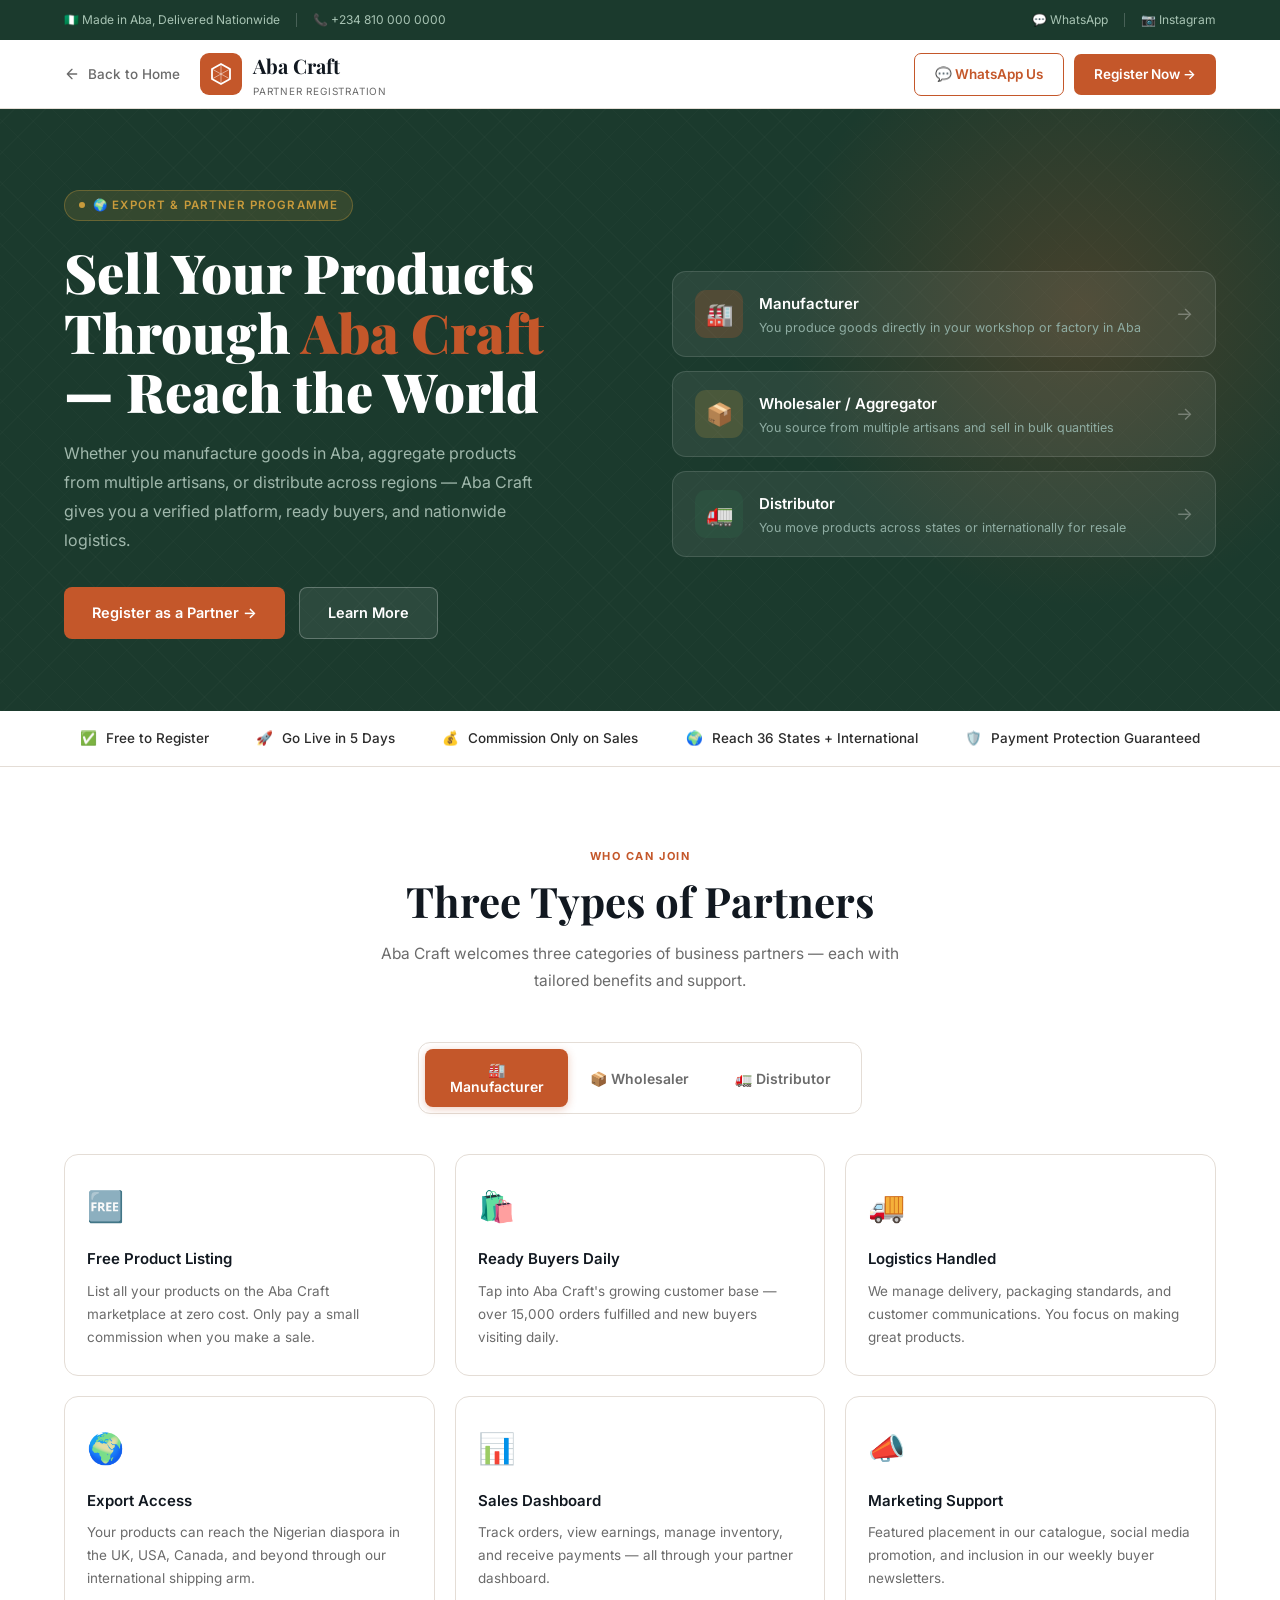
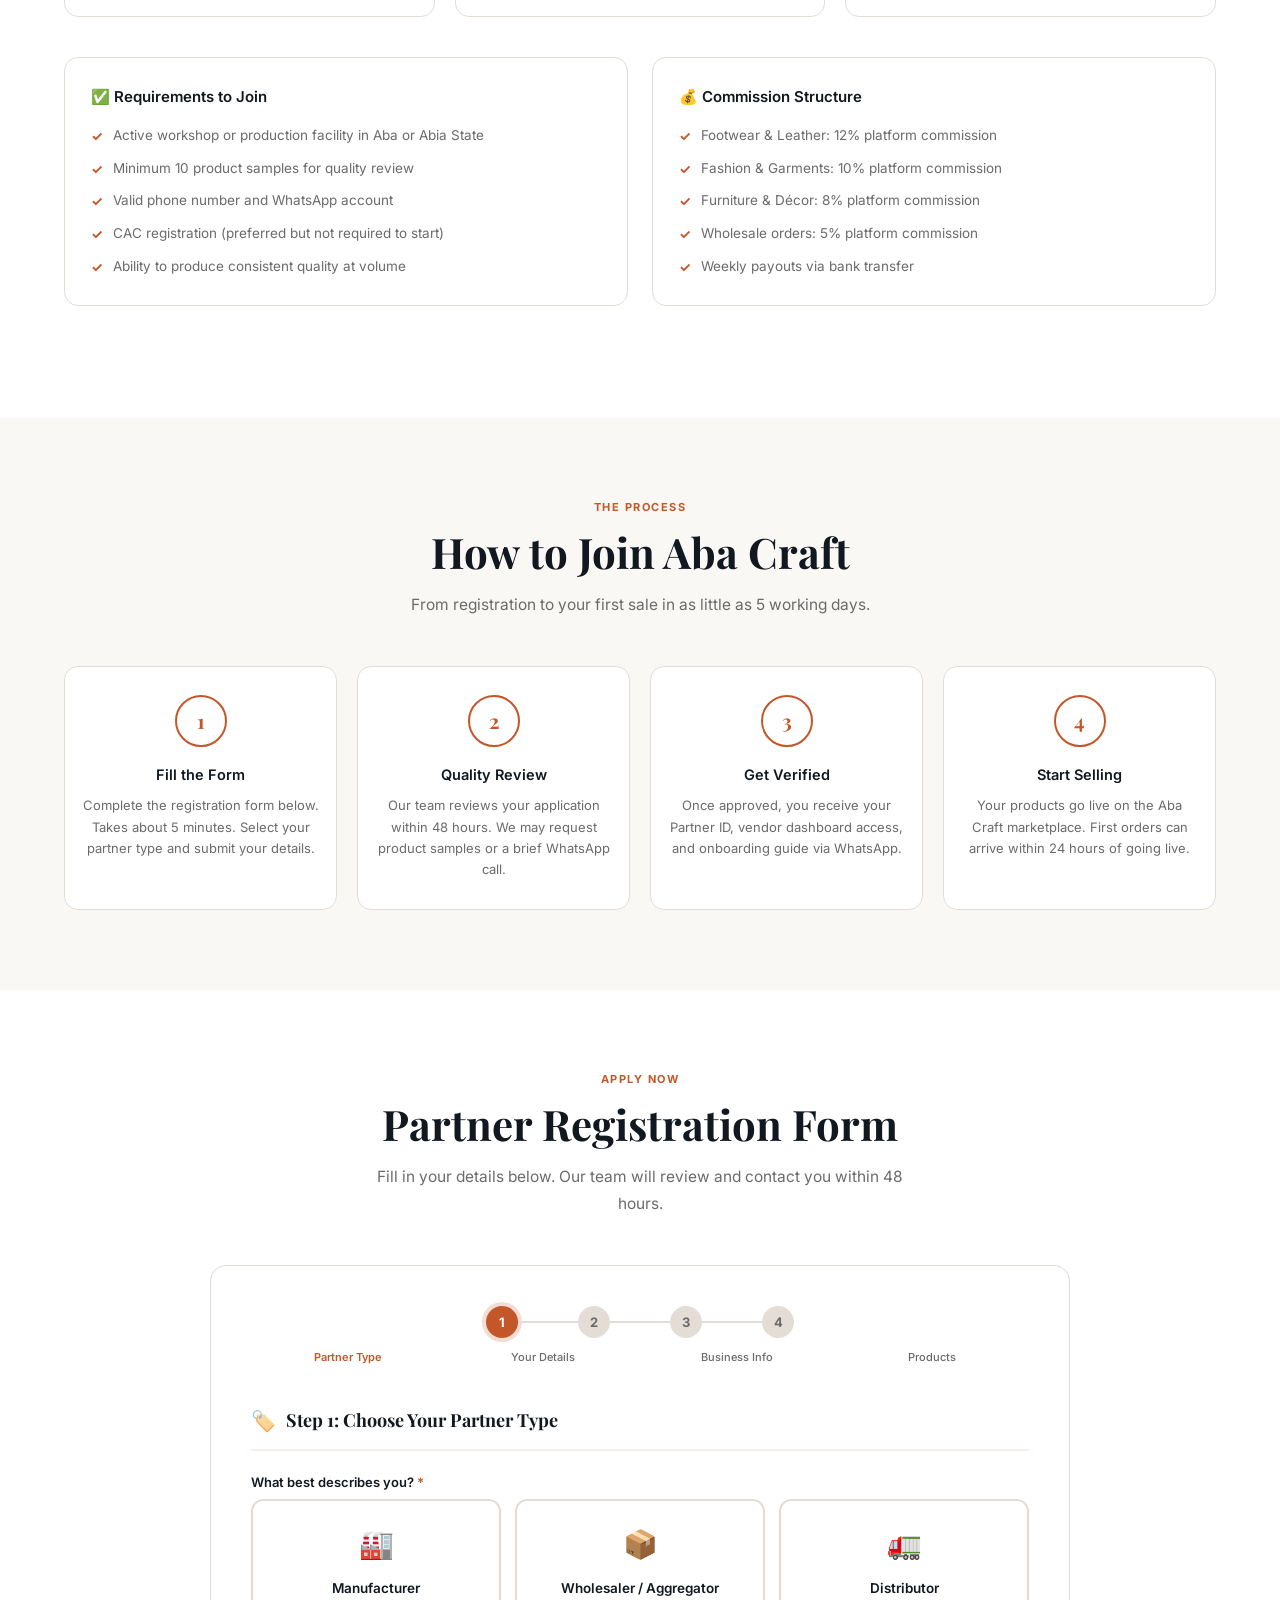
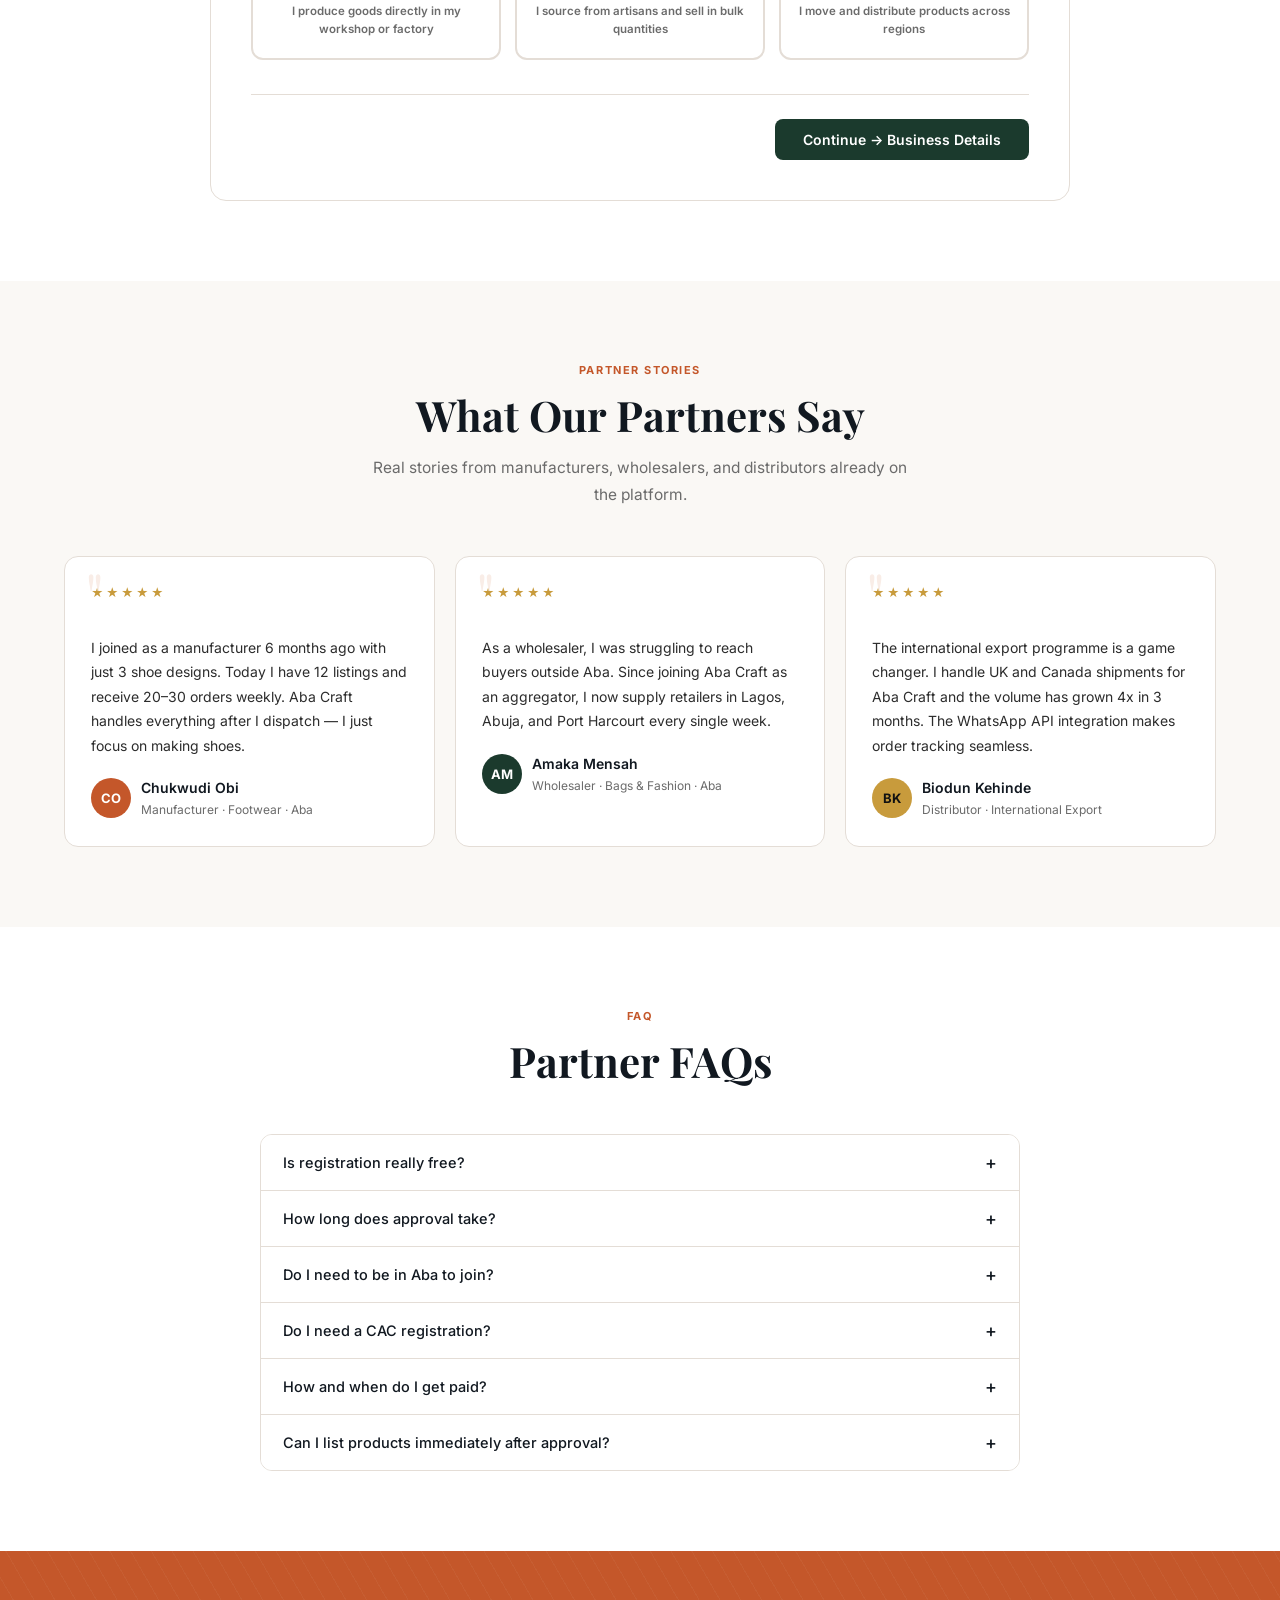
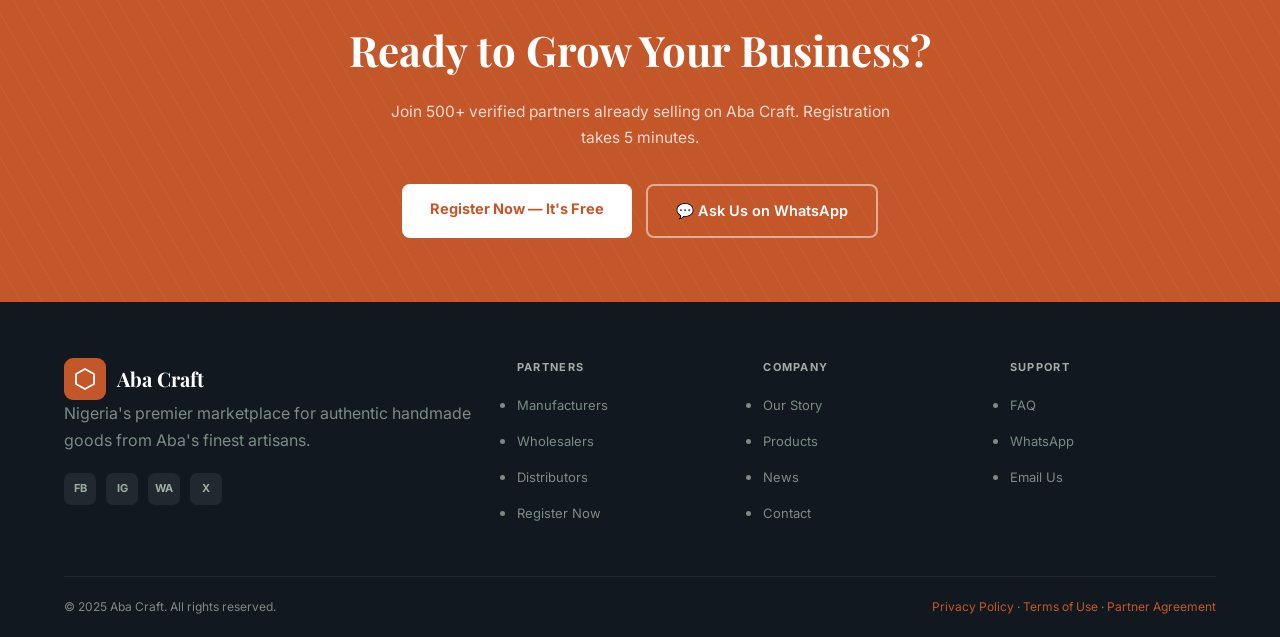
<file: export.html>
<!DOCTYPE html>
<html lang="en">
<head>
<meta charset="UTF-8">
<meta name="viewport" content="width=device-width, initial-scale=1.0">
<title>Partner & Export Registration — Aba Craft</title>
<meta name="description" content="Register as a Manufacturer, Wholesaler, or Distributor on Aba Craft. Join Nigeria's premier handmade goods marketplace and reach buyers across Nigeria and the world.">
<link rel="preconnect" href="https://fonts.googleapis.com">
<link rel="preconnect" href="https://fonts.gstatic.com" crossorigin>
<link href="https://fonts.googleapis.com/css2?family=Playfair+Display:wght@600;700;900&family=Inter:wght@300;400;500;600;700&display=swap" rel="stylesheet">
<style>
:root{
  --clay:#C4572A;--clay-dark:#9E3D18;--clay-light:#F9EDE7;
  --forest:#1B3A2D;--forest-mid:#2D5C46;
  --gold:#C89B3C;--gold-light:#FBF4E2;
  --cream:#FAF8F5;--white:#FFFFFF;--dark:#111820;
  --text:#2C2C2C;--muted:#6B6B6B;--border:#E4DDD6;
  --shadow:0 2px 16px rgba(0,0,0,.08);
  --shadow-lg:0 8px 40px rgba(0,0,0,.13);
}
*,*::before,*::after{box-sizing:border-box;margin:0;padding:0}
html{scroll-behavior:smooth}
body{font-family:'Inter',-apple-system,BlinkMacSystemFont,sans-serif;background:var(--cream);color:var(--text);line-height:1.7;overflow-x:hidden}
img{max-width:100%;display:block}
a{color:inherit;text-decoration:none}

/* ── TOPBAR ── */
.topbar{background:var(--forest);padding:10px 5%;display:flex;align-items:center;justify-content:space-between;font-size:12px;color:#A8C4B4;flex-wrap:wrap;gap:8px}
.topbar a{color:#A8C4B4;transition:color .2s}
.topbar a:hover{color:var(--gold)}
.tb-left,.tb-right{display:flex;align-items:center;gap:16px}
.tb-sep{width:1px;height:14px;background:rgba(255,255,255,.2)}

/* ── NAV ── */
.nav{background:var(--white);border-bottom:1px solid var(--border);position:sticky;top:0;z-index:200;padding:0 5%}
.nav-inner{display:flex;align-items:center;height:68px;gap:0}
.logo{display:flex;align-items:center;gap:11px;margin-right:auto}
.logo-box{width:42px;height:42px;background:var(--clay);border-radius:9px;display:flex;align-items:center;justify-content:center}
.logo-box svg{width:24px;height:24px}
.logo-name{font-family:'Playfair Display',Georgia,serif;font-size:20px;font-weight:700;color:var(--dark)}
.logo-sub{font-size:10px;color:var(--muted);letter-spacing:.08em;text-transform:uppercase}
.nav-back{display:flex;align-items:center;gap:8px;color:var(--muted);font-size:13.5px;font-weight:500;transition:color .2s;margin-right:20px}
.nav-back:hover{color:var(--clay)}
.nav-back svg{width:16px;height:16px}
.btn-nav{padding:9px 20px;border-radius:7px;font-size:13.5px;font-weight:600;display:inline-block;transition:all .2s}
.btn-nav-outline{border:1.5px solid var(--clay);color:var(--clay)}
.btn-nav-outline:hover{background:var(--clay);color:white}
.btn-nav-solid{background:var(--clay);color:white}
.btn-nav-solid:hover{background:var(--clay-dark)}
.burger{display:none;flex-direction:column;gap:5px;cursor:pointer;background:none;border:none;padding:6px;margin-left:16px}
.burger span{width:24px;height:2px;background:var(--dark);border-radius:2px;display:block;transition:all .3s}
.burger.open span:nth-child(1){transform:translateY(7px) rotate(45deg)}
.burger.open span:nth-child(2){opacity:0}
.burger.open span:nth-child(3){transform:translateY(-7px) rotate(-45deg)}
.mob-nav{display:none;position:fixed;top:68px;left:0;right:0;bottom:0;background:var(--white);z-index:190;overflow-y:auto;transform:translateX(100%);transition:transform .3s}
.mob-nav.open{transform:translateX(0)}
.mob-link{display:block;padding:16px 5%;font-size:15px;font-weight:500;border-bottom:1px solid var(--border);color:var(--text)}
.mob-ctawrap{padding:20px 5%;display:flex;flex-direction:column;gap:10px}

/* ── HERO ── */
.hero{background:var(--forest);padding:80px 5% 72px;position:relative;overflow:hidden}
.hero-pattern{position:absolute;inset:0;background-image:repeating-linear-gradient(45deg,rgba(255,255,255,.015) 0,rgba(255,255,255,.015) 1px,transparent 1px,transparent 22px),repeating-linear-gradient(-45deg,rgba(255,255,255,.015) 0,rgba(255,255,255,.015) 1px,transparent 1px,transparent 22px)}
.hero-glow{position:absolute;width:600px;height:600px;background:radial-gradient(circle,rgba(196,87,42,.25) 0%,transparent 70%);right:-100px;top:-100px;pointer-events:none}
.hero-inner{max-width:1200px;margin:0 auto;position:relative;z-index:2;display:grid;grid-template-columns:1fr 1fr;gap:64px;align-items:center}
.hero-eyebrow{display:inline-flex;align-items:center;gap:8px;background:rgba(200,155,60,.15);border:1px solid rgba(200,155,60,.35);color:var(--gold);font-size:11.5px;font-weight:600;letter-spacing:.1em;text-transform:uppercase;padding:5px 14px;border-radius:20px;margin-bottom:22px}
.hero-eyebrow::before{content:'';width:6px;height:6px;border-radius:50%;background:var(--gold);flex-shrink:0}
.hero h1{font-family:'Playfair Display',Georgia,serif;font-size:clamp(34px,4.5vw,54px);font-weight:900;color:white;line-height:1.1;margin-bottom:18px}
.hero h1 .ac{color:var(--clay)}
.hero-desc{font-size:16px;color:#A0B8AC;line-height:1.8;margin-bottom:32px;max-width:480px}
.hero-btns{display:flex;gap:14px;flex-wrap:wrap}
.btn-hero{background:var(--clay);color:white;padding:13px 28px;border-radius:8px;font-size:14.5px;font-weight:600;display:inline-flex;align-items:center;gap:8px;transition:background .2s,transform .15s}
.btn-hero:hover{background:var(--clay-dark);transform:translateY(-2px)}
.btn-ghost{background:rgba(255,255,255,.08);color:white;padding:13px 28px;border-radius:8px;font-size:14.5px;font-weight:600;border:1.5px solid rgba(255,255,255,.25);transition:background .2s}
.btn-ghost:hover{background:rgba(255,255,255,.14)}

/* Hero right — partner types visual */
.hero-cards{display:flex;flex-direction:column;gap:14px}
.hero-card{background:rgba(255,255,255,.07);border:1px solid rgba(255,255,255,.12);border-radius:14px;padding:18px 22px;display:flex;align-items:center;gap:16px;transition:background .2s,border-color .2s;cursor:pointer}
.hero-card:hover{background:rgba(255,255,255,.12);border-color:rgba(196,87,42,.5)}
.hero-card-icon{width:48px;height:48px;border-radius:11px;display:flex;align-items:center;justify-content:center;font-size:22px;flex-shrink:0}
.hci-mfg{background:rgba(196,87,42,.25)}
.hci-whl{background:rgba(200,155,60,.2)}
.hci-dst{background:rgba(45,92,70,.4)}
.hero-card h4{font-size:15px;font-weight:600;color:white;margin-bottom:3px}
.hero-card p{font-size:12.5px;color:#8FADA3;line-height:1.5}
.hero-card-arrow{margin-left:auto;color:rgba(255,255,255,.3);font-size:18px;transition:color .2s,transform .2s}
.hero-card:hover .hero-card-arrow{color:var(--clay);transform:translateX(4px)}

/* ── TRUST BAR ── */
.trust{background:var(--white);border-bottom:1px solid var(--border);padding:16px 5%}
.trust-inner{max-width:1200px;margin:0 auto;display:flex;justify-content:space-around;align-items:center;gap:16px;flex-wrap:wrap}
.trust-item{display:flex;align-items:center;gap:9px;font-size:13.5px;font-weight:500}

/* ── SECTION COMMONS ── */
.sec{padding:80px 5%}
.sec-white{background:var(--white)}
.sec-cream{background:var(--cream)}
.sec-dark{background:var(--forest)}
.con{max-width:1200px;margin:0 auto}
.eyebrow{font-size:11px;font-weight:700;letter-spacing:.14em;text-transform:uppercase;color:var(--clay);margin-bottom:10px}
.eyebrow.gold{color:var(--gold)}
.ttl{font-family:'Playfair Display',Georgia,serif;font-size:clamp(26px,3.5vw,42px);font-weight:700;color:var(--dark);line-height:1.2;margin-bottom:14px}
.ttl.wh{color:white}
.sub{font-size:15.5px;color:var(--muted);max-width:560px;line-height:1.75}
.sub.wh{color:#A0B8AC;max-width:100%}
.sh{margin-bottom:48px}
.sh.c{text-align:center}
.sh.c .sub{margin:0 auto}

/* ── PARTNER TYPE TABS ── */
.tabs{display:flex;gap:0;background:var(--white);border:1.5px solid var(--border);border-radius:12px;padding:6px;margin-bottom:40px;max-width:640px}
.tab{flex:1;padding:12px 20px;border-radius:8px;font-size:14px;font-weight:600;text-align:center;cursor:pointer;transition:all .2s;color:var(--muted);border:none;background:none;font-family:inherit}
.tab.active{background:var(--clay);color:white;box-shadow:0 2px 8px rgba(196,87,42,.3)}
.tab:hover:not(.active){color:var(--clay);background:var(--clay-light)}

/* ── PARTNER PANELS ── */
.panel{display:none}
.panel.active{display:block}

/* ── BENEFITS GRID ── */
.benefits-grid{display:grid;grid-template-columns:repeat(3,1fr);gap:20px;margin-bottom:40px}
.benefit-card{background:var(--white);border:1px solid var(--border);border-radius:14px;padding:26px 22px}
.benefit-icon{font-size:30px;margin-bottom:14px}
.benefit-card h4{font-size:15px;font-weight:600;color:var(--dark);margin-bottom:8px}
.benefit-card p{font-size:13.5px;color:var(--muted);line-height:1.7}

/* ── HOW IT WORKS STEPS ── */
.steps-row{display:grid;grid-template-columns:repeat(4,1fr);gap:20px}
.step{text-align:center;padding:28px 16px;background:var(--white);border:1px solid var(--border);border-radius:14px;position:relative}
.step-n{width:52px;height:52px;border-radius:50%;border:2px solid var(--clay);display:flex;align-items:center;justify-content:center;font-family:'Playfair Display',Georgia,serif;font-size:20px;font-weight:700;color:var(--clay);margin:0 auto 16px;background:var(--white)}
.step h4{font-size:14.5px;font-weight:600;color:var(--dark);margin-bottom:7px}
.step p{font-size:13px;color:var(--muted);line-height:1.65}

/* ── REQUIREMENTS BOX ── */
.req-grid{display:grid;grid-template-columns:1fr 1fr;gap:24px;margin-bottom:32px}
.req-box{background:var(--white);border:1px solid var(--border);border-radius:14px;padding:26px}
.req-box h4{font-size:15px;font-weight:600;color:var(--dark);margin-bottom:14px;display:flex;align-items:center;gap:8px}
.req-list{display:flex;flex-direction:column;gap:9px}
.req-item{display:flex;align-items:flex-start;gap:10px;font-size:13.5px;color:var(--muted)}
.req-item::before{content:"✓";color:var(--clay);font-weight:700;flex-shrink:0;margin-top:1px}
.req-item.x::before{content:"✗";color:#E05555}

/* ── REGISTRATION FORM ── */
.form-wrap{background:var(--white);border:1px solid var(--border);border-radius:16px;padding:40px}
.form-section-title{font-family:'Playfair Display',Georgia,serif;font-size:18px;font-weight:700;color:var(--dark);margin-bottom:20px;padding-bottom:12px;border-bottom:2px solid var(--clay-light);display:flex;align-items:center;gap:10px}
.form-section-title span{font-size:20px}
.form-grid{display:grid;grid-template-columns:1fr 1fr;gap:18px;margin-bottom:18px}
.fg{margin-bottom:0}
.fg.full{grid-column:1/-1}
.fg label{display:block;font-size:13px;font-weight:600;color:var(--dark);margin-bottom:6px}
.fg label .req-star{color:var(--clay)}
.fg input,.fg select,.fg textarea{width:100%;padding:11px 15px;border:1.5px solid var(--border);border-radius:8px;font-size:14px;font-family:inherit;color:var(--text);background:var(--white);outline:none;transition:border-color .2s,box-shadow .2s}
.fg input:focus,.fg select:focus,.fg textarea:focus{border-color:var(--clay);box-shadow:0 0 0 3px rgba(196,87,42,.1)}
.fg input.error,.fg select.error,.fg textarea.error{border-color:#E05555}
.fg textarea{resize:vertical;min-height:100px}
.fg select{cursor:pointer;-webkit-appearance:none;background-image:url("data:image/svg+xml,%3Csvg xmlns='http://www.w3.org/2000/svg' width='12' height='12' viewBox='0 0 24 24' fill='none' stroke='%236B6B6B' stroke-width='2'%3E%3Cpath d='M6 9l6 6 6-6'/%3E%3C/svg%3E");background-repeat:no-repeat;background-position:right 14px center;padding-right:40px}
.fg-hint{font-size:11.5px;color:var(--muted);margin-top:5px}

/* Checkbox group */
.check-group{display:grid;grid-template-columns:1fr 1fr;gap:8px;margin-top:6px}
.check-item{display:flex;align-items:center;gap:9px;padding:10px 14px;border:1.5px solid var(--border);border-radius:8px;cursor:pointer;transition:border-color .2s,background .2s;font-size:13.5px;color:var(--text)}
.check-item input[type=checkbox]{width:16px;height:16px;accent-color:var(--clay);flex-shrink:0;cursor:pointer}
.check-item:has(input:checked){border-color:var(--clay);background:var(--clay-light);color:var(--clay-dark);font-weight:500}

/* Partner type selector */
.type-selector{display:grid;grid-template-columns:repeat(3,1fr);gap:14px;margin-top:6px}
.type-option{border:2px solid var(--border);border-radius:12px;padding:20px 16px;text-align:center;cursor:pointer;transition:all .2s;position:relative}
.type-option input{position:absolute;opacity:0;pointer-events:none}
.type-option:has(input:checked){border-color:var(--clay);background:var(--clay-light)}
.type-option .to-icon{font-size:28px;margin-bottom:8px}
.type-option h5{font-size:13.5px;font-weight:600;color:var(--dark);margin-bottom:4px}
.type-option p{font-size:11.5px;color:var(--muted);line-height:1.5}
.type-option:has(input:checked) h5{color:var(--clay-dark)}

/* Progress bar */
.progress-wrap{margin-bottom:36px}
.progress-steps{display:flex;align-items:center;justify-content:center;gap:0;margin-bottom:10px}
.ps{display:flex;align-items:center;gap:0}
.ps-dot{width:32px;height:32px;border-radius:50%;display:flex;align-items:center;justify-content:center;font-size:13px;font-weight:700;transition:all .3s}
.ps-dot.done{background:var(--clay);color:white}
.ps-dot.active{background:var(--clay);color:white;box-shadow:0 0 0 4px rgba(196,87,42,.2)}
.ps-dot.todo{background:var(--border);color:var(--muted)}
.ps-line{width:60px;height:2px;background:var(--border);transition:background .3s}
.ps-line.done{background:var(--clay)}
.ps-labels{display:flex;justify-content:space-around;padding:0 0}
.ps-label{font-size:11px;color:var(--muted);text-align:center;flex:1;font-weight:500}
.ps-label.active{color:var(--clay);font-weight:600}

/* Form steps */
.form-step{display:none}
.form-step.active{display:block}

/* Submit btn */
.btn-submit{background:var(--clay);color:white;padding:14px 36px;border-radius:8px;font-size:15px;font-weight:700;border:none;cursor:pointer;font-family:inherit;transition:all .2s;display:inline-flex;align-items:center;gap:10px;width:100%;justify-content:center}
.btn-submit:hover{background:var(--clay-dark)}
.btn-next{background:var(--forest);color:white;padding:12px 28px;border-radius:8px;font-size:14px;font-weight:600;border:none;cursor:pointer;font-family:inherit;transition:background .2s;display:inline-flex;align-items:center;gap:8px}
.btn-next:hover{background:var(--forest-mid)}
.btn-prev{background:transparent;color:var(--muted);padding:12px 20px;border-radius:8px;font-size:14px;font-weight:600;border:1.5px solid var(--border);cursor:pointer;font-family:inherit;transition:all .2s}
.btn-prev:hover{border-color:var(--clay);color:var(--clay)}
.form-nav{display:flex;align-items:center;justify-content:space-between;margin-top:28px;padding-top:24px;border-top:1px solid var(--border)}

/* Success state */
#successState{display:none;text-align:center;padding:56px 20px}
.success-icon{font-size:64px;margin-bottom:20px}
.success-title{font-family:'Playfair Display',Georgia,serif;font-size:28px;font-weight:700;color:var(--dark);margin-bottom:12px}
.success-sub{font-size:16px;color:var(--muted);max-width:480px;margin:0 auto 28px;line-height:1.75}
.next-steps{display:grid;grid-template-columns:repeat(3,1fr);gap:16px;margin-top:32px;text-align:left}
.ns-card{background:var(--cream);border:1px solid var(--border);border-radius:12px;padding:20px}
.ns-card .ns-num{font-family:'Playfair Display',Georgia,serif;font-size:24px;font-weight:700;color:var(--clay);margin-bottom:6px}
.ns-card h5{font-size:14px;font-weight:600;color:var(--dark);margin-bottom:6px}
.ns-card p{font-size:13px;color:var(--muted);line-height:1.65}

/* ── TESTIMONIALS (partner) ── */
.ptesti-grid{display:grid;grid-template-columns:repeat(3,1fr);gap:20px}
.ptesti{background:var(--white);border:1px solid var(--border);border-radius:14px;padding:26px;position:relative}
.ptesti::before{content:'"';font-family:'Playfair Display',Georgia,serif;font-size:64px;color:var(--clay-light);position:absolute;top:6px;left:20px;line-height:1}
.ptesti-stars{color:var(--gold);font-size:12px;letter-spacing:2px;margin-bottom:8px}
.ptesti-text{font-size:14px;color:var(--text);line-height:1.75;margin-top:32px;margin-bottom:18px}
.ptesti-author{display:flex;align-items:center;gap:10px}
.ptesti-av{width:40px;height:40px;border-radius:50%;display:flex;align-items:center;justify-content:center;font-weight:700;font-size:13px;color:white;flex-shrink:0}
.ptesti-name{font-size:14px;font-weight:600;color:var(--dark)}
.ptesti-role{font-size:12px;color:var(--muted)}

/* ── FAQ ── */
.acc{border:1px solid var(--border);border-radius:12px;overflow:hidden;max-width:760px;margin:0 auto}
.acc-item{border-bottom:1px solid var(--border)}
.acc-item:last-child{border-bottom:none}
.acc-btn{width:100%;background:var(--white);border:none;padding:17px 22px;display:flex;align-items:center;justify-content:space-between;font-size:14.5px;font-weight:500;color:var(--dark);text-align:left;cursor:pointer;gap:12px;font-family:inherit;transition:background .15s}
.acc-btn:hover{background:var(--clay-light)}
.acc-btn.open{color:var(--clay);background:var(--clay-light)}
.acc-icon{font-size:18px;flex-shrink:0;transition:transform .3s;display:inline-block}
.acc-btn.open .acc-icon{transform:rotate(45deg)}
.acc-body{display:none;padding:0 22px 16px;font-size:14px;color:var(--muted);line-height:1.75;background:var(--white)}
.acc-body.open{display:block}

/* ── CTA BANNER ── */
.cta-ban{background:var(--clay);padding:64px 5%;text-align:center;position:relative;overflow:hidden}
.cta-ban::before{content:'';position:absolute;inset:0;background:repeating-linear-gradient(60deg,rgba(255,255,255,.04) 0,rgba(255,255,255,.04) 1px,transparent 1px,transparent 18px)}
.cta-ban h2{font-family:'Playfair Display',Georgia,serif;font-size:clamp(26px,3.5vw,42px);font-weight:700;color:white;margin-bottom:12px;position:relative}
.cta-ban p{font-size:15.5px;color:rgba(255,255,255,.78);max-width:500px;margin:0 auto 32px;position:relative}
.cta-btns{display:flex;gap:14px;justify-content:center;flex-wrap:wrap;position:relative}
.btn-wh{background:white;color:var(--clay);padding:13px 28px;border-radius:8px;font-size:14.5px;font-weight:700;transition:transform .2s;display:inline-block}
.btn-wh:hover{transform:translateY(-2px)}
.btn-ow{background:transparent;color:white;padding:13px 28px;border-radius:8px;font-size:14.5px;font-weight:600;border:2px solid rgba(255,255,255,.5);transition:border-color .2s;display:inline-block}
.btn-ow:hover{border-color:rgba(255,255,255,.9)}

/* ── FOOTER ── */
footer{background:var(--dark);color:#7A8C84;padding:56px 5% 0}
.footer-grid{max-width:1200px;margin:0 auto;display:grid;grid-template-columns:2fr 1fr 1fr 1fr;gap:40px;padding-bottom:40px}
.footer-brand p{font-size:13px;line-height:1.75;margin-top:12px;max-width:260px}
.fsoc{display:flex;gap:10px;margin-top:18px}
.fsoc a{width:32px;height:32px;border-radius:7px;background:rgba(255,255,255,.07);display:flex;align-items:center;justify-content:center;font-size:11px;font-weight:700;color:#9EADA6;transition:background .2s,color .2s;text-transform:uppercase}
.fsoc a:hover{background:var(--clay);color:white}
.fc h5{font-size:11px;font-weight:700;letter-spacing:.12em;text-transform:uppercase;color:#9EADA6;margin-bottom:14px}
.fc li{margin-bottom:9px}
.fc a{font-size:13px;color:#7A8C84;transition:color .2s}
.fc a:hover{color:var(--clay)}
.footer-bottom{max-width:1200px;margin:0 auto;padding:20px 0;border-top:1px solid rgba(255,255,255,.07);display:flex;justify-content:space-between;font-size:12px;flex-wrap:wrap;gap:8px}
.footer-bottom a{color:var(--clay)}

/* ── RESPONSIVE ── */
@media(max-width:960px){
  .hero-inner{grid-template-columns:1fr}
  .hero-cards{display:none}
  .benefits-grid{grid-template-columns:1fr 1fr}
  .steps-row{grid-template-columns:1fr 1fr}
  .req-grid{grid-template-columns:1fr}
  .ptesti-grid{grid-template-columns:1fr}
  .footer-grid{grid-template-columns:1fr 1fr}
  .next-steps{grid-template-columns:1fr}
  .type-selector{grid-template-columns:1fr}
}
@media(max-width:768px){
  .nav-back span{display:none}
  .btn-nav{display:none}
  .burger{display:flex}
  .mob-nav{display:block}
  .hero{padding:56px 4% 52px}
  .sec{padding:56px 4%}
  .form-wrap{padding:24px 18px}
  .form-grid{grid-template-columns:1fr}
  .check-group{grid-template-columns:1fr}
  .tabs{flex-direction:column}
  .benefits-grid{grid-template-columns:1fr}
  .steps-row{grid-template-columns:1fr}
  .footer-grid{grid-template-columns:1fr}
  .footer-bottom{flex-direction:column;text-align:center}
  .ps-line{width:32px}
  .form-nav{flex-direction:column;gap:12px}
  .btn-next,.btn-prev,.btn-submit{width:100%;justify-content:center}
}
</style>
</head>
<body>

<!-- TOPBAR -->
<div class="topbar">
  <div class="tb-left">
    <span>🇳🇬 Made in Aba, Delivered Nationwide</span>
    <div class="tb-sep"></div>
    <a href="tel:+2348100000000">📞 +234 810 000 0000</a>
  </div>
  <div class="tb-right">
    <a href="https://wa.me/2348100000000" target="_blank">💬 WhatsApp</a>
    <div class="tb-sep"></div>
    <a href="#">📷 Instagram</a>
  </div>
</div>

<!-- NAV -->
<nav class="nav">
  <div class="nav-inner">
    <a href="AbaCraft.html" class="nav-back">
      <svg viewBox="0 0 24 24" fill="none"><path d="M19 12H5M5 12l7 7M5 12l7-7" stroke="currentColor" stroke-width="2" stroke-linecap="round"/></svg>
      <span>Back to Home</span>
    </a>
    <a href="AbaCraft.html" class="logo">
      <div class="logo-box">
        <svg viewBox="0 0 24 24" fill="none"><path d="M12 2L3 7V17L12 22L21 17V7L12 2Z" stroke="white" stroke-width="1.8" stroke-linejoin="round"/><path d="M12 2V22M3 7L21 17M21 7L3 17" stroke="white" stroke-width="1" stroke-opacity="0.5"/></svg>
      </div>
      <div>
        <div class="logo-name">Aba Craft</div>
        <div class="logo-sub">Partner Registration</div>
      </div>
    </a>
    <div style="margin-left:auto;display:flex;gap:10px;align-items:center;">
      <a href="https://wa.me/2348100000000" class="btn-nav btn-nav-outline" target="_blank">💬 WhatsApp Us</a>
      <a href="#register" class="btn-nav btn-nav-solid">Register Now →</a>
    </div>
    <button class="burger" id="burger" onclick="toggleMob()"><span></span><span></span><span></span></button>
  </div>
</nav>

<!-- MOBILE NAV -->
<div class="mob-nav" id="mobNav">
  <a href="AbaCraft.html" class="mob-link">← Back to Home</a>
  <a href="#about-partners" class="mob-link" onclick="closeMob()">Why Partner with Us</a>
  <a href="#how-it-works" class="mob-link" onclick="closeMob()">How It Works</a>
  <a href="#register" class="mob-link" onclick="closeMob()">Register</a>
  <div class="mob-ctawrap">
    <a href="#register" class="btn-nav btn-nav-solid" style="text-align:center;padding:12px;" onclick="closeMob()">Register Now →</a>
  </div>
</div>

<!-- ══════════════════════════════════════
     HERO
══════════════════════════════════════ -->
<section class="hero">
  <div class="hero-pattern"></div>
  <div class="hero-glow"></div>
  <div class="hero-inner">
    <div>
      <div class="hero-eyebrow">🌍 Export & Partner Programme</div>
      <h1>Sell Your Products<br>Through <span class="ac">Aba Craft</span><br>— Reach the World</h1>
      <p class="hero-desc">Whether you manufacture goods in Aba, aggregate products from multiple artisans, or distribute across regions — Aba Craft gives you a verified platform, ready buyers, and nationwide logistics.</p>
      <div class="hero-btns">
        <a href="#register" class="btn-hero">Register as a Partner →</a>
        <a href="#about-partners" class="btn-ghost">Learn More</a>
      </div>
    </div>
    <div class="hero-cards">
      <div class="hero-card" onclick="document.getElementById('register').scrollIntoView({behavior:'smooth'});setTab('manufacturer')">
        <div class="hero-card-icon hci-mfg">🏭</div>
        <div>
          <h4>Manufacturer</h4>
          <p>You produce goods directly in your workshop or factory in Aba</p>
        </div>
        <div class="hero-card-arrow">→</div>
      </div>
      <div class="hero-card" onclick="document.getElementById('register').scrollIntoView({behavior:'smooth'});setTab('wholesaler')">
        <div class="hero-card-icon hci-whl">📦</div>
        <div>
          <h4>Wholesaler / Aggregator</h4>
          <p>You source from multiple artisans and sell in bulk quantities</p>
        </div>
        <div class="hero-card-arrow">→</div>
      </div>
      <div class="hero-card" onclick="document.getElementById('register').scrollIntoView({behavior:'smooth'});setTab('distributor')">
        <div class="hero-card-icon hci-dst">🚛</div>
        <div>
          <h4>Distributor</h4>
          <p>You move products across states or internationally for resale</p>
        </div>
        <div class="hero-card-arrow">→</div>
      </div>
    </div>
  </div>
</section>

<!-- TRUST BAR -->
<div class="trust">
  <div class="trust-inner">
    <div class="trust-item"><span>✅</span> Free to Register</div>
    <div class="trust-item"><span>🚀</span> Go Live in 5 Days</div>
    <div class="trust-item"><span>💰</span> Commission Only on Sales</div>
    <div class="trust-item"><span>🌍</span> Reach 36 States + International</div>
    <div class="trust-item"><span>🛡️</span> Payment Protection Guaranteed</div>
  </div>
</div>

<!-- ══════════════════════════════════════
     ABOUT PARTNERS
══════════════════════════════════════ -->
<section id="about-partners" class="sec sec-white">
  <div class="con">
    <div class="sh c">
      <div class="eyebrow">Who Can Join</div>
      <h2 class="ttl">Three Types of Partners</h2>
      <p class="sub">Aba Craft welcomes three categories of business partners — each with tailored benefits and support.</p>
    </div>

    <!-- TABS -->
    <div style="display:flex;justify-content:center;">
      <div class="tabs" id="partnerTabs">
        <button class="tab active" onclick="setTab('manufacturer',this)">🏭 Manufacturer</button>
        <button class="tab" onclick="setTab('wholesaler',this)">📦 Wholesaler</button>
        <button class="tab" onclick="setTab('distributor',this)">🚛 Distributor</button>
      </div>
    </div>

    <!-- MANUFACTURER -->
    <div class="panel active" id="panel-manufacturer">
      <div class="benefits-grid">
        <div class="benefit-card">
          <div class="benefit-icon">🆓</div>
          <h4>Free Product Listing</h4>
          <p>List all your products on the Aba Craft marketplace at zero cost. Only pay a small commission when you make a sale.</p>
        </div>
        <div class="benefit-card">
          <div class="benefit-icon">🛍️</div>
          <h4>Ready Buyers Daily</h4>
          <p>Tap into Aba Craft's growing customer base — over 15,000 orders fulfilled and new buyers visiting daily.</p>
        </div>
        <div class="benefit-card">
          <div class="benefit-icon">🚚</div>
          <h4>Logistics Handled</h4>
          <p>We manage delivery, packaging standards, and customer communications. You focus on making great products.</p>
        </div>
        <div class="benefit-card">
          <div class="benefit-icon">🌍</div>
          <h4>Export Access</h4>
          <p>Your products can reach the Nigerian diaspora in the UK, USA, Canada, and beyond through our international shipping arm.</p>
        </div>
        <div class="benefit-card">
          <div class="benefit-icon">📊</div>
          <h4>Sales Dashboard</h4>
          <p>Track orders, view earnings, manage inventory, and receive payments — all through your partner dashboard.</p>
        </div>
        <div class="benefit-card">
          <div class="benefit-icon">📣</div>
          <h4>Marketing Support</h4>
          <p>Featured placement in our catalogue, social media promotion, and inclusion in our weekly buyer newsletters.</p>
        </div>
      </div>
      <div class="req-grid">
        <div class="req-box">
          <h4>✅ Requirements to Join</h4>
          <div class="req-list">
            <div class="req-item">Active workshop or production facility in Aba or Abia State</div>
            <div class="req-item">Minimum 10 product samples for quality review</div>
            <div class="req-item">Valid phone number and WhatsApp account</div>
            <div class="req-item">CAC registration (preferred but not required to start)</div>
            <div class="req-item">Ability to produce consistent quality at volume</div>
          </div>
        </div>
        <div class="req-box">
          <h4>💰 Commission Structure</h4>
          <div class="req-list">
            <div class="req-item">Footwear & Leather: 12% platform commission</div>
            <div class="req-item">Fashion & Garments: 10% platform commission</div>
            <div class="req-item">Furniture & Décor: 8% platform commission</div>
            <div class="req-item">Wholesale orders: 5% platform commission</div>
            <div class="req-item">Weekly payouts via bank transfer</div>
          </div>
        </div>
      </div>
    </div>

    <!-- WHOLESALER -->
    <div class="panel" id="panel-wholesaler">
      <div class="benefits-grid">
        <div class="benefit-card">
          <div class="benefit-icon">📦</div>
          <h4>Bulk Order Management</h4>
          <p>List products in bulk quantities and manage large orders from retailers, NGOs, and corporations through one platform.</p>
        </div>
        <div class="benefit-card">
          <div class="benefit-icon">🤝</div>
          <h4>Artisan Aggregation</h4>
          <p>Already sourcing from multiple artisans? Register as an aggregator and list their products under your verified seller account.</p>
        </div>
        <div class="benefit-card">
          <div class="benefit-icon">💼</div>
          <h4>B2B Buyer Access</h4>
          <p>Connect with corporate buyers, school supply contracts, government procurement, and large NGO orders through our B2B network.</p>
        </div>
        <div class="benefit-card">
          <div class="benefit-icon">🏷️</div>
          <h4>Custom Pricing Tiers</h4>
          <p>Set different price tiers for retail buyers vs. wholesale buyers. Minimum order quantities (MOQ) fully configurable.</p>
        </div>
        <div class="benefit-card">
          <div class="benefit-icon">📋</div>
          <h4>Invoice & Documentation</h4>
          <p>Automatic invoice generation, delivery notes, and receipts. All paperwork handled for corporate and government buyers.</p>
        </div>
        <div class="benefit-card">
          <div class="benefit-icon">🔄</div>
          <h4>Flexible Supply Chain</h4>
          <p>Work with multiple artisans as your supply base. Aba Craft supports complex multi-vendor wholesale fulfilment.</p>
        </div>
      </div>
      <div class="req-grid">
        <div class="req-box">
          <h4>✅ Requirements to Join</h4>
          <div class="req-list">
            <div class="req-item">Established supply relationship with Aba artisans</div>
            <div class="req-item">Minimum stock capacity of 100+ units across categories</div>
            <div class="req-item">CAC business registration (required for B2B access)</div>
            <div class="req-item">Bank account in business name for payouts</div>
            <div class="req-item">Quality assurance process for sourced goods</div>
          </div>
        </div>
        <div class="req-box">
          <h4>💰 Commission Structure</h4>
          <div class="req-list">
            <div class="req-item">Retail listings: 10% platform commission</div>
            <div class="req-item">Wholesale orders (50+ units): 5% commission</div>
            <div class="req-item">B2B contracts (100+ units): 3% commission</div>
            <div class="req-item">Export orders: 4% commission</div>
            <div class="req-item">Bi-weekly payouts via bank transfer</div>
          </div>
        </div>
      </div>
    </div>

    <!-- DISTRIBUTOR -->
    <div class="panel" id="panel-distributor">
      <div class="benefits-grid">
        <div class="benefit-card">
          <div class="benefit-icon">🚛</div>
          <h4>Regional Distribution Network</h4>
          <p>Register as a state or regional distributor for Aba Craft products. We assign you exclusive or shared territories.</p>
        </div>
        <div class="benefit-card">
          <div class="benefit-icon">🌍</div>
          <h4>International Export Partner</h4>
          <p>Handle international shipping and customs for Aba Craft's diaspora customers. Partner with our export documentation team.</p>
        </div>
        <div class="benefit-card">
          <div class="benefit-icon">📍</div>
          <h4>Last-Mile Delivery</h4>
          <p>Become an approved last-mile delivery partner in your city or state. Receive orders via our dispatch system.</p>
        </div>
        <div class="benefit-card">
          <div class="benefit-icon">💹</div>
          <h4>Volume-Based Earnings</h4>
          <p>Earn per delivery or per distribution contract. Volume bonuses apply for distributors handling 200+ monthly shipments.</p>
        </div>
        <div class="benefit-card">
          <div class="benefit-icon">🔗</div>
          <h4>API Integration</h4>
          <p>Integrate your existing logistics management system with our WhatsApp Business API for real-time order updates.</p>
        </div>
        <div class="benefit-card">
          <div class="benefit-icon">📱</div>
          <h4>Dedicated Support</h4>
          <p>Dedicated account manager and WhatsApp group for all distribution partners. Priority support for order issues.</p>
        </div>
      </div>
      <div class="req-grid">
        <div class="req-box">
          <h4>✅ Requirements to Join</h4>
          <div class="req-list">
            <div class="req-item">Active logistics operation (domestic or international)</div>
            <div class="req-item">Minimum coverage of one full state or export corridor</div>
            <div class="req-item">Vehicle(s) or courier partnerships in place</div>
            <div class="req-item">CAC registration and logistics/courier licence</div>
            <div class="req-item">WhatsApp Business account for order management</div>
          </div>
        </div>
        <div class="req-box">
          <h4>💰 Earnings Structure</h4>
          <div class="req-list">
            <div class="req-item">Per delivery: ₦800 – ₦2,500 based on distance</div>
            <div class="req-item">Monthly volume bonus: from 200 deliveries</div>
            <div class="req-item">International export: negotiated per corridor</div>
            <div class="req-item">Exclusive territory rights: available from 500+ monthly</div>
            <div class="req-item">Weekly payouts via bank transfer</div>
          </div>
        </div>
      </div>
    </div>

  </div>
</section>

<!-- ══════════════════════════════════════
     HOW IT WORKS
══════════════════════════════════════ -->
<section id="how-it-works" class="sec sec-cream">
  <div class="con">
    <div class="sh c">
      <div class="eyebrow">The Process</div>
      <h2 class="ttl">How to Join Aba Craft</h2>
      <p class="sub">From registration to your first sale in as little as 5 working days.</p>
    </div>
    <div class="steps-row">
      <div class="step">
        <div class="step-n">1</div>
        <h4>Fill the Form</h4>
        <p>Complete the registration form below. Takes about 5 minutes. Select your partner type and submit your details.</p>
      </div>
      <div class="step">
        <div class="step-n">2</div>
        <h4>Quality Review</h4>
        <p>Our team reviews your application within 48 hours. We may request product samples or a brief WhatsApp call.</p>
      </div>
      <div class="step">
        <div class="step-n">3</div>
        <h4>Get Verified</h4>
        <p>Once approved, you receive your Partner ID, vendor dashboard access, and onboarding guide via WhatsApp.</p>
      </div>
      <div class="step">
        <div class="step-n">4</div>
        <h4>Start Selling</h4>
        <p>Your products go live on the Aba Craft marketplace. First orders can arrive within 24 hours of going live.</p>
      </div>
    </div>
  </div>
</section>

<!-- ══════════════════════════════════════
     REGISTRATION FORM
══════════════════════════════════════ -->
<section id="register" class="sec sec-white">
  <div class="con">
    <div class="sh c">
      <div class="eyebrow">Apply Now</div>
      <h2 class="ttl">Partner Registration Form</h2>
      <p class="sub">Fill in your details below. Our team will review and contact you within 48 hours.</p>
    </div>

    <div class="form-wrap" style="max-width:860px;margin:0 auto;">

      <!-- Progress -->
      <div class="progress-wrap">
        <div class="progress-steps">
          <div class="ps">
            <div class="ps-dot active" id="dot1">1</div>
            <div class="ps-line" id="line1"></div>
          </div>
          <div class="ps">
            <div class="ps-dot todo" id="dot2">2</div>
            <div class="ps-line" id="line2"></div>
          </div>
          <div class="ps">
            <div class="ps-dot todo" id="dot3">3</div>
            <div class="ps-line" id="line3"></div>
          </div>
          <div class="ps">
            <div class="ps-dot todo" id="dot4">4</div>
          </div>
        </div>
        <div class="ps-labels">
          <span class="ps-label active" id="lbl1">Partner Type</span>
          <span class="ps-label" id="lbl2">Your Details</span>
          <span class="ps-label" id="lbl3">Business Info</span>
          <span class="ps-label" id="lbl4">Products</span>
        </div>
      </div>

      <div id="formContent">

        <!-- STEP 1 — Partner Type -->
        <div class="form-step active" id="step1">
          <div class="form-section-title"><span>🏷️</span> Step 1: Choose Your Partner Type</div>
          <div class="fg full" style="margin-bottom:0;">
            <label>What best describes you? <span class="req-star">*</span></label>
            <div class="type-selector" id="typeSelector">
              <label class="type-option">
                <input type="radio" name="partnerType" value="manufacturer" onchange="updatePartnerType()">
                <div class="to-icon">🏭</div>
                <h5>Manufacturer</h5>
                <p>I produce goods directly in my workshop or factory</p>
              </label>
              <label class="type-option">
                <input type="radio" name="partnerType" value="wholesaler" onchange="updatePartnerType()">
                <div class="to-icon">📦</div>
                <h5>Wholesaler / Aggregator</h5>
                <p>I source from artisans and sell in bulk quantities</p>
              </label>
              <label class="type-option">
                <input type="radio" name="partnerType" value="distributor" onchange="updatePartnerType()">
                <div class="to-icon">🚛</div>
                <h5>Distributor</h5>
                <p>I move and distribute products across regions</p>
              </label>
            </div>
          </div>
          <div class="form-nav" style="justify-content:flex-end;">
            <button class="btn-next" onclick="nextStep(1)">Continue → Business Details</button>
          </div>
        </div>

        <!-- STEP 2 — Personal Details -->
        <div class="form-step" id="step2">
          <div class="form-section-title"><span>👤</span> Step 2: Your Contact Details</div>
          <div class="form-grid">
            <div class="fg">
              <label>First Name <span class="req-star">*</span></label>
              <input type="text" id="firstName" placeholder="e.g. Chukwuemeka">
            </div>
            <div class="fg">
              <label>Last Name <span class="req-star">*</span></label>
              <input type="text" id="lastName" placeholder="e.g. Okafor">
            </div>
            <div class="fg">
              <label>WhatsApp Number <span class="req-star">*</span></label>
              <input type="tel" id="whatsapp" placeholder="e.g. 2348100000000">
              <div class="fg-hint">Include country code — no + or spaces</div>
            </div>
            <div class="fg">
              <label>Email Address</label>
              <input type="email" id="email" placeholder="e.g. you@example.com">
            </div>
            <div class="fg">
              <label>State of Operation <span class="req-star">*</span></label>
              <select id="state">
                <option value="">Select your state…</option>
                <option value="Abia">Abia State (Aba)</option>
                <option value="Lagos">Lagos State</option>
                <option value="Abuja">FCT Abuja</option>
                <option value="Rivers">Rivers State</option>
                <option value="Anambra">Anambra State</option>
                <option value="Enugu">Enugu State</option>
                <option value="Imo">Imo State</option>
                <option value="Kano">Kano State</option>
                <option value="other">Other Nigerian State</option>
                <option value="international">International</option>
              </select>
            </div>
            <div class="fg">
              <label>City / LGA <span class="req-star">*</span></label>
              <input type="text" id="city" placeholder="e.g. Aba North, Ariaria">
            </div>
          </div>
          <div class="form-nav">
            <button class="btn-prev" onclick="prevStep(2)">← Back</button>
            <button class="btn-next" onclick="nextStep(2)">Continue → Business Info</button>
          </div>
        </div>

        <!-- STEP 3 — Business Info -->
        <div class="form-step" id="step3">
          <div class="form-section-title"><span>🏢</span> Step 3: Business Information</div>
          <div class="form-grid">
            <div class="fg">
              <label>Business / Brand Name <span class="req-star">*</span></label>
              <input type="text" id="bizName" placeholder="e.g. Okafor Leather Works">
            </div>
            <div class="fg">
              <label>Years in Business <span class="req-star">*</span></label>
              <select id="yearsInBiz">
                <option value="">Select…</option>
                <option>Less than 1 year</option>
                <option>1 – 2 years</option>
                <option>3 – 5 years</option>
                <option>6 – 10 years</option>
                <option>More than 10 years</option>
              </select>
            </div>
            <div class="fg">
              <label>CAC Registration Number</label>
              <input type="text" id="cac" placeholder="RC / BN number (if registered)">
              <div class="fg-hint">Not required to start — but helps for B2B orders</div>
            </div>
            <div class="fg">
              <label>Monthly Production / Supply Capacity <span class="req-star">*</span></label>
              <select id="capacity">
                <option value="">Select…</option>
                <option>1 – 50 units/month</option>
                <option>51 – 200 units/month</option>
                <option>201 – 500 units/month</option>
                <option>501 – 1,000 units/month</option>
                <option>1,000+ units/month</option>
              </select>
            </div>
            <div class="fg full">
              <label>Business Address <span class="req-star">*</span></label>
              <input type="text" id="bizAddress" placeholder="e.g. Shop 14, Ariaria International Market, Aba">
            </div>
            <div class="fg full">
              <label>Brief Description of Your Business <span class="req-star">*</span></label>
              <textarea id="bizDesc" placeholder="Tell us about what you produce or supply, your experience, and why you want to join Aba Craft…"></textarea>
            </div>
          </div>
          <div class="form-nav">
            <button class="btn-prev" onclick="prevStep(3)">← Back</button>
            <button class="btn-next" onclick="nextStep(3)">Continue → Products</button>
          </div>
        </div>

        <!-- STEP 4 — Products -->
        <div class="form-step" id="step4">
          <div class="form-section-title"><span>📦</span> Step 4: Products & Final Details</div>
          <div class="form-grid">
            <div class="fg full">
              <label>Product Categories <span class="req-star">*</span></label>
              <div class="check-group">
                <label class="check-item"><input type="checkbox" value="footwear"> 👟 Footwear (Shoes, Sandals)</label>
                <label class="check-item"><input type="checkbox" value="bags"> 👜 Bags & Leather Goods</label>
                <label class="check-item"><input type="checkbox" value="fashion"> 👘 Fashion & Garments</label>
                <label class="check-item"><input type="checkbox" value="furniture"> 🪑 Furniture & Décor</label>
                <label class="check-item"><input type="checkbox" value="accessories"> 💍 Accessories & Jewellery</label>
                <label class="check-item"><input type="checkbox" value="other"> 📦 Other (specify below)</label>
              </div>
            </div>
            <div class="fg">
              <label>Average Price Range per Item <span class="req-star">*</span></label>
              <select id="priceRange">
                <option value="">Select…</option>
                <option>₦1,000 – ₦10,000</option>
                <option>₦10,000 – ₦25,000</option>
                <option>₦25,000 – ₦50,000</option>
                <option>₦50,000 – ₦100,000</option>
                <option>₦100,000+</option>
              </select>
            </div>
            <div class="fg">
              <label>Do You Currently Sell Online?</label>
              <select id="currentlySelling">
                <option value="">Select…</option>
                <option>No — this will be my first online platform</option>
                <option>Yes — on WhatsApp/Instagram only</option>
                <option>Yes — on Jumia or Konga</option>
                <option>Yes — on my own website</option>
                <option>Yes — on multiple platforms</option>
              </select>
            </div>
            <div class="fg full">
              <label>Additional Notes or Special Requirements</label>
              <textarea id="notes" placeholder="Anything else you'd like us to know — export corridors, special products, partnerships, etc."></textarea>
            </div>
            <div class="fg full">
              <label style="display:flex;align-items:flex-start;gap:10px;cursor:pointer;font-weight:400;font-size:13.5px;">
                <input type="checkbox" id="agreeTerms" style="width:16px;height:16px;accent-color:var(--clay);flex-shrink:0;margin-top:2px;">
                I agree to Aba Craft's <a href="#" style="color:var(--clay);font-weight:600;">Partner Terms & Conditions</a> and confirm that all information provided is accurate. <span class="req-star" style="margin-left:4px;">*</span>
              </label>
            </div>
          </div>
          <div class="form-nav">
            <button class="btn-prev" onclick="prevStep(4)">← Back</button>
            <button class="btn-submit" onclick="submitForm()">🚀 Submit Registration</button>
          </div>
        </div>

      </div><!-- end formContent -->

      <!-- SUCCESS STATE -->
      <div id="successState">
        <div class="success-icon">🎉</div>
        <h2 class="success-title">Application Submitted!</h2>
        <p class="success-sub">Thank you for registering as an Aba Craft partner. Our team will review your application and contact you via WhatsApp within <strong>48 hours</strong>.</p>
        <div style="display:flex;gap:14px;justify-content:center;flex-wrap:wrap;margin-bottom:32px;">
          <a href="https://wa.me/2348100000000?text=Hi! I just submitted my partner registration on Aba Craft" class="btn-hero" target="_blank">💬 Message Us on WhatsApp</a>
          <a href="AbaCraft.html" class="btn-ghost" style="background:rgba(0,0,0,.06);color:var(--dark);border-color:var(--border);">← Back to Home</a>
        </div>
        <div class="next-steps">
          <div class="ns-card">
            <div class="ns-num">01</div>
            <h5>Application Review</h5>
            <p>Our team reviews your details and may request product samples or a quick WhatsApp call.</p>
          </div>
          <div class="ns-card">
            <div class="ns-num">02</div>
            <h5>Verification & Approval</h5>
            <p>Once approved, you receive your Partner ID and onboarding guide within 48 hours.</p>
          </div>
          <div class="ns-card">
            <div class="ns-num">03</div>
            <h5>Go Live & Start Selling</h5>
            <p>Your products are listed. First orders can arrive within 24 hours of going live.</p>
          </div>
        </div>
      </div>

    </div>
  </div>
</section>

<!-- ══════════════════════════════════════
     PARTNER TESTIMONIALS
══════════════════════════════════════ -->
<section class="sec sec-cream">
  <div class="con">
    <div class="sh c">
      <div class="eyebrow">Partner Stories</div>
      <h2 class="ttl">What Our Partners Say</h2>
      <p class="sub">Real stories from manufacturers, wholesalers, and distributors already on the platform.</p>
    </div>
    <div class="ptesti-grid">
      <div class="ptesti">
        <div class="ptesti-stars">★★★★★</div>
        <p class="ptesti-text">I joined as a manufacturer 6 months ago with just 3 shoe designs. Today I have 12 listings and receive 20–30 orders weekly. Aba Craft handles everything after I dispatch — I just focus on making shoes.</p>
        <div class="ptesti-author">
          <div class="ptesti-av" style="background:var(--clay);">CO</div>
          <div>
            <div class="ptesti-name">Chukwudi Obi</div>
            <div class="ptesti-role">Manufacturer · Footwear · Aba</div>
          </div>
        </div>
      </div>
      <div class="ptesti">
        <div class="ptesti-stars">★★★★★</div>
        <p class="ptesti-text">As a wholesaler, I was struggling to reach buyers outside Aba. Since joining Aba Craft as an aggregator, I now supply retailers in Lagos, Abuja, and Port Harcourt every single week.</p>
        <div class="ptesti-author">
          <div class="ptesti-av" style="background:var(--forest);">AM</div>
          <div>
            <div class="ptesti-name">Amaka Mensah</div>
            <div class="ptesti-role">Wholesaler · Bags & Fashion · Aba</div>
          </div>
        </div>
      </div>
      <div class="ptesti">
        <div class="ptesti-stars">★★★★★</div>
        <p class="ptesti-text">The international export programme is a game changer. I handle UK and Canada shipments for Aba Craft and the volume has grown 4x in 3 months. The WhatsApp API integration makes order tracking seamless.</p>
        <div class="ptesti-author">
          <div class="ptesti-av" style="background:var(--gold);color:#111;">BK</div>
          <div>
            <div class="ptesti-name">Biodun Kehinde</div>
            <div class="ptesti-role">Distributor · International Export</div>
          </div>
        </div>
      </div>
    </div>
  </div>
</section>

<!-- FAQ -->
<section class="sec sec-white">
  <div class="con">
    <div class="sh c">
      <div class="eyebrow">FAQ</div>
      <h2 class="ttl">Partner FAQs</h2>
    </div>
    <div class="acc">
      <div class="acc-item"><button class="acc-btn" onclick="toggleAcc(this)">Is registration really free? <span class="acc-icon">+</span></button><div class="acc-body">Yes — joining Aba Craft as a partner is completely free. There are no upfront fees, no monthly subscriptions, and no listing charges. We only deduct a small platform commission from each successful sale.</div></div>
      <div class="acc-item"><button class="acc-btn" onclick="toggleAcc(this)">How long does approval take? <span class="acc-icon">+</span></button><div class="acc-body">Our team reviews applications within 48 hours. If we need product samples or additional information, we will contact you via WhatsApp. Once approved, your onboarding guide arrives the same day.</div></div>
      <div class="acc-item"><button class="acc-btn" onclick="toggleAcc(this)">Do I need to be in Aba to join? <span class="acc-icon">+</span></button><div class="acc-body">Manufacturers and artisans must be based in Aba or Abia State. However, wholesalers who source from Aba artisans can operate from anywhere in Nigeria. Distributors can be based in any state or internationally.</div></div>
      <div class="acc-item"><button class="acc-btn" onclick="toggleAcc(this)">Do I need a CAC registration? <span class="acc-icon">+</span></button><div class="acc-body">CAC registration is not required to start listing as a manufacturer or wholesaler. However, it is required if you want access to our B2B corporate buyer network and for international export partnerships. We can guide you through CAC registration if needed.</div></div>
      <div class="acc-item"><button class="acc-btn" onclick="toggleAcc(this)">How and when do I get paid? <span class="acc-icon">+</span></button><div class="acc-body">Payments are made via bank transfer. Manufacturers and wholesalers receive weekly payouts. Distributors receive weekly payouts based on deliveries completed. All earnings are tracked in your partner dashboard.</div></div>
      <div class="acc-item"><button class="acc-btn" onclick="toggleAcc(this)">Can I list products immediately after approval? <span class="acc-icon">+</span></button><div class="acc-body">Yes. Once your account is approved and verified, you can upload your products immediately. Our onboarding team will help you set up your first listings and ensure your photos and descriptions are optimised for sales.</div></div>
    </div>
  </div>
</section>

<!-- CTA -->
<section class="cta-ban">
  <h2>Ready to Grow Your Business?</h2>
  <p>Join 500+ verified partners already selling on Aba Craft. Registration takes 5 minutes.</p>
  <div class="cta-btns">
    <a href="#register" class="btn-wh">Register Now — It's Free</a>
    <a href="https://wa.me/2348100000000?text=I want to become an Aba Craft partner" class="btn-ow" target="_blank">💬 Ask Us on WhatsApp</a>
  </div>
</section>

<!-- FOOTER -->
<footer>
  <div class="footer-grid">
    <div>
      <div class="logo" style="margin-right:0">
        <div class="logo-box"><svg viewBox="0 0 24 24" fill="none"><path d="M12 2L3 7V17L12 22L21 17V7L12 2Z" stroke="white" stroke-width="1.8" stroke-linejoin="round"/></svg></div>
        <div><div class="logo-name" style="color:white;">Aba Craft</div></div>
      </div>
      <p>Nigeria's premier marketplace for authentic handmade goods from Aba's finest artisans.</p>
      <div class="fsoc"><a href="#">fb</a><a href="#">ig</a><a href="https://wa.me/2348100000000" target="_blank">wa</a><a href="#">x</a></div>
    </div>
    <div class="fc"><h5>Partners</h5><ul><li><a href="#about-partners">Manufacturers</a></li><li><a href="#about-partners">Wholesalers</a></li><li><a href="#about-partners">Distributors</a></li><li><a href="#register">Register Now</a></li></ul></div>
    <div class="fc"><h5>Company</h5><ul><li><a href="AbaCraft.html#about">Our Story</a></li><li><a href="AbaCraft.html#products">Products</a></li><li><a href="AbaCraft.html#news">News</a></li><li><a href="AbaCraft.html#contact">Contact</a></li></ul></div>
    <div class="fc"><h5>Support</h5><ul><li><a href="AbaCraft.html#faq">FAQ</a></li><li><a href="https://wa.me/2348100000000" target="_blank">WhatsApp</a></li><li><a href="AbaCraft.html#contact">Email Us</a></li></ul></div>
  </div>
  <div class="footer-bottom">
    <span>© 2025 Aba Craft. All rights reserved.</span>
    <span><a href="#">Privacy Policy</a> · <a href="#">Terms of Use</a> · <a href="#">Partner Agreement</a></span>
  </div>
</footer>

<script>
// ── Mobile nav ─────────────────────────────────────────
function toggleMob(){
  document.getElementById('burger').classList.toggle('open');
  document.getElementById('mobNav').classList.toggle('open');
  document.body.style.overflow = document.getElementById('mobNav').classList.contains('open') ? 'hidden' : '';
}
function closeMob(){
  document.getElementById('burger').classList.remove('open');
  document.getElementById('mobNav').classList.remove('open');
  document.body.style.overflow = '';
}

// ── Partner type tabs ──────────────────────────────────
function setTab(type, btn) {
  document.querySelectorAll('.tab').forEach(t => t.classList.remove('active'));
  document.querySelectorAll('.panel').forEach(p => p.classList.remove('active'));
  if(btn) btn.classList.add('active');
  else {
    document.querySelectorAll('.tab').forEach(t => {
      if(t.textContent.toLowerCase().includes(type.substring(0,4))) t.classList.add('active');
    });
  }
  const panel = document.getElementById('panel-' + type);
  if(panel) panel.classList.add('active');
}

// ── Update partner type from form radio ────────────────
function updatePartnerType() {
  const val = document.querySelector('input[name="partnerType"]:checked')?.value;
  if(val) setTab(val);
}

// ── Multi-step form ────────────────────────────────────
let currentStep = 1;

function nextStep(from) {
  if(from === 1) {
    const selected = document.querySelector('input[name="partnerType"]:checked');
    if(!selected) { alert('Please select your partner type to continue.'); return; }
  }
  if(from === 2) {
    const fn = document.getElementById('firstName').value.trim();
    const ln = document.getElementById('lastName').value.trim();
    const wa = document.getElementById('whatsapp').value.trim();
    const st = document.getElementById('state').value;
    const ct = document.getElementById('city').value.trim();
    if(!fn || !ln || !wa || !st || !ct) { alert('Please fill in all required fields marked with *'); return; }
  }
  if(from === 3) {
    const bn = document.getElementById('bizName').value.trim();
    const yb = document.getElementById('yearsInBiz').value;
    const cp = document.getElementById('capacity').value;
    const ba = document.getElementById('bizAddress').value.trim();
    const bd = document.getElementById('bizDesc').value.trim();
    if(!bn || !yb || !cp || !ba || !bd) { alert('Please fill in all required fields marked with *'); return; }
  }

  document.getElementById('step' + from).classList.remove('active');
  currentStep = from + 1;
  document.getElementById('step' + currentStep).classList.add('active');
  updateProgress(currentStep);
  document.getElementById('register').scrollIntoView({ behavior: 'smooth', block: 'start' });
}

function prevStep(from) {
  document.getElementById('step' + from).classList.remove('active');
  currentStep = from - 1;
  document.getElementById('step' + currentStep).classList.add('active');
  updateProgress(currentStep);
}

function updateProgress(step) {
  for(let i = 1; i <= 4; i++) {
    const dot  = document.getElementById('dot' + i);
    const lbl  = document.getElementById('lbl' + i);
    const line = document.getElementById('line' + i);
    if(i < step)  { dot.className = 'ps-dot done'; dot.textContent = '✓'; }
    else if(i === step) { dot.className = 'ps-dot active'; dot.textContent = i; }
    else { dot.className = 'ps-dot todo'; dot.textContent = i; }
    if(lbl) { lbl.className = i === step ? 'ps-label active' : 'ps-label'; }
    if(line) { line.className = i < step ? 'ps-line done' : 'ps-line'; }
  }
}

// ── Submit ─────────────────────────────────────────────
function submitForm() {
  const cats = [...document.querySelectorAll('.check-group input:checked')].map(i => i.value);
  if(!cats.length) { alert('Please select at least one product category.'); return; }
  if(!document.getElementById('priceRange').value) { alert('Please select your average price range.'); return; }
  if(!document.getElementById('agreeTerms').checked) { alert('Please agree to the Partner Terms & Conditions to continue.'); return; }

  // Build WhatsApp message with all details
  const type    = document.querySelector('input[name="partnerType"]:checked')?.value || 'unknown';
  const name    = document.getElementById('firstName').value + ' ' + document.getElementById('lastName').value;
  const wa      = document.getElementById('whatsapp').value;
  const biz     = document.getElementById('bizName').value;
  const state   = document.getElementById('state').value;
  const cap     = document.getElementById('capacity').value;
  const catList = cats.join(', ');

  const waMsg = encodeURIComponent(
    `🏭 *New Aba Craft Partner Application*\n\n` +
    `*Type:* ${type.toUpperCase()}\n` +
    `*Name:* ${name}\n` +
    `*Business:* ${biz}\n` +
    `*State:* ${state}\n` +
    `*Capacity:* ${cap}\n` +
    `*Categories:* ${catList}\n\n` +
    `Please review my registration form submission.`
  );

  // Show success
  document.getElementById('formContent').style.display = 'none';
  document.getElementById('successState').style.display = 'block';
  document.querySelector('.progress-wrap').style.display = 'none';

  // Auto-open WhatsApp after 1.5s
  setTimeout(() => {
    window.open(`https://wa.me/2348100000000?text=${waMsg}`, '_blank');
  }, 1500);
}

// ── FAQ accordion ──────────────────────────────────────
function toggleAcc(btn) {
  const body = btn.nextElementSibling;
  const isOpen = body.classList.contains('open');
  document.querySelectorAll('.acc-body').forEach(b => b.classList.remove('open'));
  document.querySelectorAll('.acc-btn').forEach(b => b.classList.remove('open'));
  if(!isOpen) { body.classList.add('open'); btn.classList.add('open'); }
}
</script>
</body>
</html>
</file>
